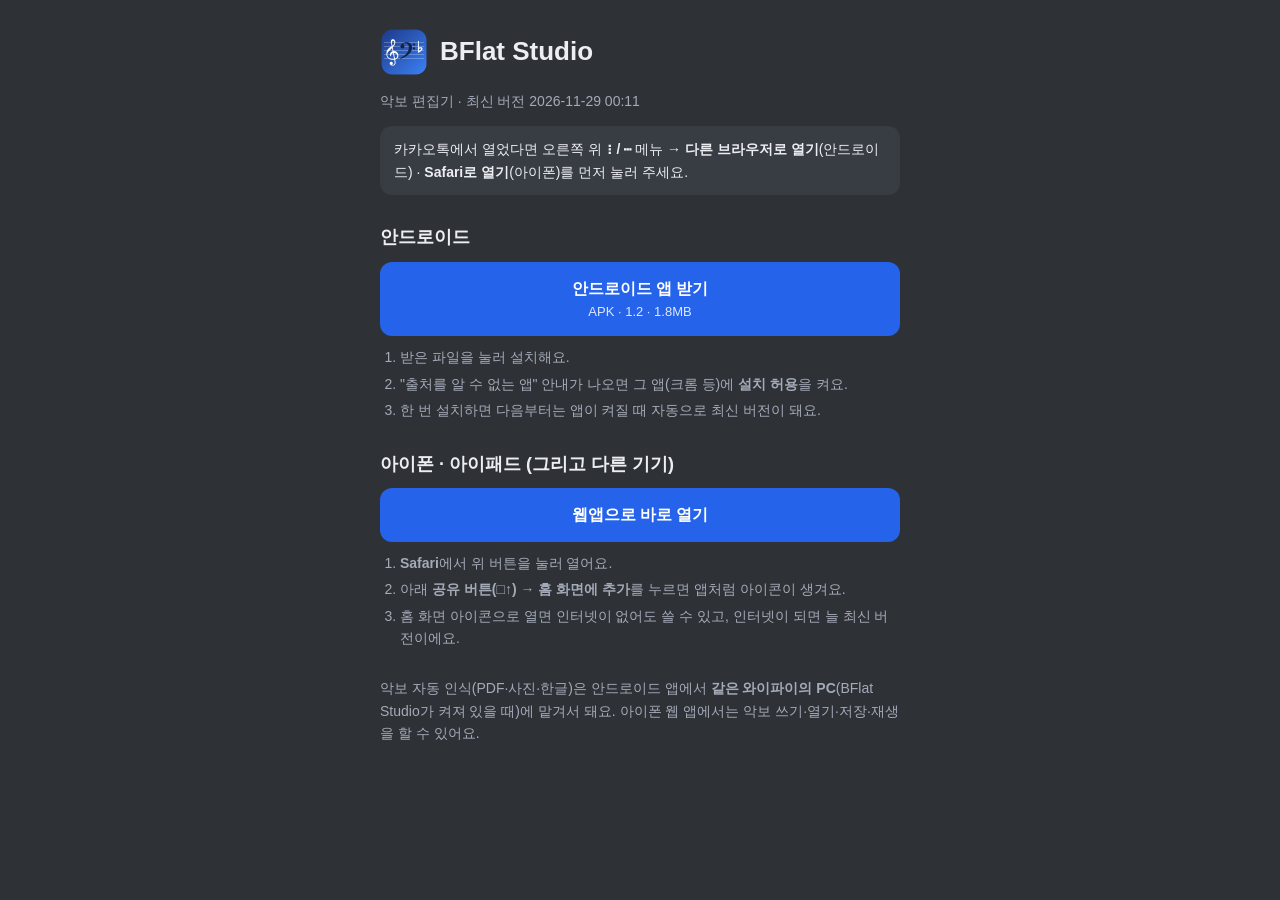
<file: index.html>
<!doctype html>
<html lang="ko"><head><meta charset="utf-8"><meta name="viewport" content="width=device-width, initial-scale=1">
<title>BFlat Studio 받기</title><link rel="icon" href="www/assets/logo.svg"><link rel="apple-touch-icon" href="www/assets/apple-touch-icon.png">
<style>
body{margin:0;font:16px/1.6 -apple-system,'Malgun Gothic','Apple SD Gothic Neo',sans-serif;background:#2e3136;color:#eceef2}
main{max-width:520px;margin:0 auto;padding:28px 18px 40px}
h1{display:flex;align-items:center;gap:12px;font-size:26px;margin:0 0 6px} h1 img{width:48px;height:48px;border-radius:12px}
h2{font-size:18px;margin:28px 0 8px} .muted{color:#a4abb8;font-size:14px}
.btn{display:block;text-align:center;background:#2563eb;color:#fff;text-decoration:none;font-weight:700;padding:14px;border-radius:12px;margin:10px 0}
.btn small{display:block;font-weight:400;opacity:.85;font-size:13px} .btn.alt{background:#3f4550}
ol{padding-left:20px;margin:6px 0} li{margin:4px 0} code{background:#3f4550;padding:1px 6px;border-radius:6px}
.box{background:#383c43;border-radius:12px;padding:12px 14px;margin-top:10px;font-size:14px}
</style></head><body><main>
<h1><img src="www/assets/icon-192.png" alt="">BFlat Studio</h1>
<p class="muted">악보 편집기 · 최신 버전 2026-11-29 00:11</p>
<div class="box">카카오톡에서 열었다면 오른쪽 위 <b>⋮ / ⋯</b> 메뉴 → <b>다른 브라우저로 열기</b>(안드로이드) · <b>Safari로 열기</b>(아이폰)를 먼저 눌러 주세요.</div>
<h2>안드로이드</h2>
<a class="btn" href="BFlatStudio.apk" download>안드로이드 앱 받기 <small>APK · 1.2 · 1.8MB</small></a>
<ol class="muted"><li>받은 파일을 눌러 설치해요.</li><li>"출처를 알 수 없는 앱" 안내가 나오면 그 앱(크롬 등)에 <b>설치 허용</b>을 켜요.</li><li>한 번 설치하면 다음부터는 앱이 켜질 때 자동으로 최신 버전이 돼요.</li></ol>
<h2>아이폰 · 아이패드 (그리고 다른 기기)</h2>
<a class="btn" href="www/index.html">웹앱으로 바로 열기</a>
<ol class="muted"><li><b>Safari</b>에서 위 버튼을 눌러 열어요.</li><li>아래 <b>공유 버튼(□↑)</b> → <b>홈 화면에 추가</b>를 누르면 앱처럼 아이콘이 생겨요.</li><li>홈 화면 아이콘으로 열면 인터넷이 없어도 쓸 수 있고, 인터넷이 되면 늘 최신 버전이에요.</li></ol>
<p class="muted" style="margin-top:28px">악보 자동 인식(PDF·사진·한글)은 안드로이드 앱에서 <b>같은 와이파이의 PC</b>(BFlat Studio가 켜져 있을 때)에 맡겨서 돼요. 아이폰 웹 앱에서는 악보 쓰기·열기·저장·재생을 할 수 있어요.</p>
</main></body></html>
</file>
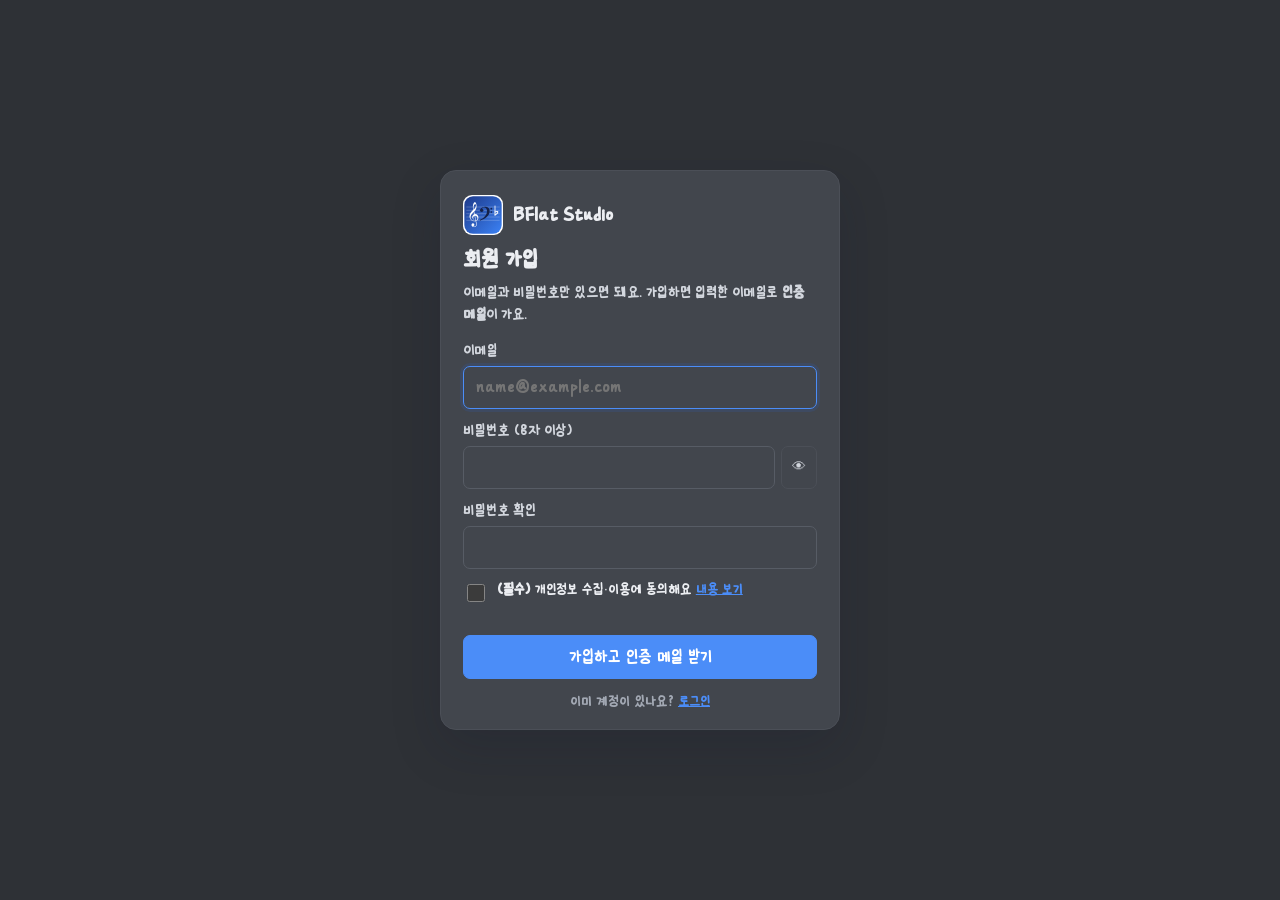
<file: www/index.html>
<!doctype html>
<html lang="ko">
<head>
<meta charset="utf-8">
<meta name="viewport" content="width=device-width, initial-scale=1">
<title>BFlat Studio</title>
<link rel="icon" href="assets/logo.svg" type="image/svg+xml">
<!-- 웹앱 (휴대폰 브라우저에서 "홈 화면에 추가") -->
<link rel="manifest" href="manifest.webmanifest">
<link rel="apple-touch-icon" href="assets/apple-touch-icon.png">
<meta name="apple-mobile-web-app-capable" content="yes">
<meta name="mobile-web-app-capable" content="yes">
<meta name="apple-mobile-web-app-status-bar-style" content="black-translucent">
<meta name="apple-mobile-web-app-title" content="BFlat">
<meta name="theme-color" content="#2e3136">
<link rel="stylesheet" href="css/style.css">
</head>
<body data-mode="note">
<header id="topbar">
  <!-- 상단바: 메뉴 둘(파일 · 도구) + 모드 탭 + 꼭 필요한 버튼만 — 가로로 넘치지 않게 -->
  <button class="btn menu" data-act="menuFile" title="새 악보 · 열기 · 저장 · 내 악보함 · 내보내기 · 인쇄">파일 ▾</button>
  <button class="btn menu" data-act="menuTools" title="곡 정보 · 조옮김 · 계이름 · 악보 인식(PDF·사진·한글) · MIDI">도구 ▾</button>
  <span class="grow"></span>
  <nav id="modes"></nav>
  <span class="grow"></span>
  <button class="btn icon" data-act="undo" title="되돌리기 (Ctrl+Z)">↶</button>
  <button class="btn icon" data-act="redo" title="다시 (Ctrl+Y)">↷</button>
  <button class="btn play" id="btnPlay" data-act="play" title="재생 / 정지 (Space)">▶ 재생</button>
  <button class="btn icon" data-act="rewind" title="처음부터">⏮</button>
  <span class="zoom"><button class="btn icon" data-act="zoomOut" title="축소 (Ctrl+휠)">−</button><span id="zoomLbl">100%</span><button class="btn icon" data-act="zoomIn" title="확대 (Ctrl+휠)">+</button></span>
  <button class="btn icon" data-act="menuHelp" title="사용법 · 단축키">?</button>
  <button class="btn icon" data-act="settings" title="설정 (화면 · 언어 · 소리)">⚙</button>
</header>
<div id="subbar"></div>
<div id="workArea">
  <main id="scroller"><div id="pages"></div></main>
  <aside id="pdfPanel" hidden>
    <div class="pdf-resizer" title="끌어서 폭 조절"></div>
    <div class="pdf-head">
      <span class="pdf-name" id="pdfName" data-notr>PDF</span>
      <span class="grow"></span>
      <button class="btn" data-act="pdfSol" id="btnPdfSol" title="PDF 악보 위에 바로 계이름 적기 (자동 인식 사용)">계이름 넣기</button>
      <button class="btn primary" data-act="pdfOmr" title="PDF 속 음표를 자동으로 읽어 BFlat 악보로 (Audiveris)">자동 인식 → 악보로</button>
      <button class="btn" data-act="pdf" title="다른 PDF 열기">다른 PDF</button>
      <button class="btn icon" data-act="pdfClose" title="원본 닫기 (지우기 · 다시 보려면 파일을 다시 열어야 해요)">🗑</button>
      <button class="btn icon" data-act="pdfHide" title="숨기기 (📄 원본 버튼으로 언제든 다시 보기)">✕</button>
    </div>
    <div class="pdf-solbar" id="pdfSolBar" hidden></div>
    <div class="pdf-body"><iframe id="pdfFrame" title="PDF 악보"></iframe><div id="pdfView" hidden></div><div id="pdfSolView" hidden></div><div class="pdf-busy" id="pdfBusy" hidden><div class="spin"></div><b>악보 인식 중…</b><span>페이지 수에 따라 몇 분 걸릴 수 있어요</span></div></div>
  </aside>
</div>
<footer id="status">
  <span id="stInfo"></span>
  <a href="#" id="stStart" class="green" data-act="rewind" title="재생 시작점 (⏮ = 처음부터)">▶ 처음부터</a>
  <span id="stOrder" class="blue"></span>
  <span class="grow"></span>
  <span id="stSave">자동 저장됨 (이 브라우저)</span>
  <span class="by">BFlat Studio</span>
</footer>
<input type="file" id="fileOpen" hidden accept=".bflat,.json,.musicxml,.xml,.mxl,.pdf,.png,.jpg,.jpeg,.bmp,.gif,.webp,.hwp,.hwpx">
<input type="file" id="fileMidi" hidden accept=".mid,.midi">
<input type="file" id="filePdf" hidden accept=".pdf,application/pdf,.png,.jpg,.jpeg,.bmp,.gif,.webp,image/*,.hwp,.hwpx">
<!-- 터치 화면(휴대폰·태블릿)용 키 패드: 키보드 없이 음높이·이동·지우기 -->
<div id="touchPad" hidden>
  <button class="tp-hide" data-tp="hide" title="패드 숨기기 (아래 악보 보기)">숨기기 ▾</button>
  <button data-key="ArrowUp" title="음 높이 올리기">▲</button><button data-key="ArrowDown" title="음 높이 내리기">▼</button>
  <button data-key="ArrowLeft" title="이전 음표">◀</button><button data-key="ArrowRight" title="다음 음표">▶</button>
  <button data-key="." title="점 붙이기">•</button><button data-key="0" title="쉼표로 바꾸기">𝄽</button>
  <button data-key="Delete" title="지우기">⌫</button><button data-key="Escape" title="고르기 끝">✕</button>
</div>
<button id="touchPadShow" hidden title="음표 패드 보이기">▲▼ 패드</button>
<!-- 숨긴 원본(PDF·사진) 다시 보기 — 원본은 숨겨도 남아 있어요 -->
<button id="pdfShow" data-act="pdfShow" hidden title="원본 악보(PDF·사진) 다시 보기">📄 원본</button>
<div id="modalRoot"></div>
<div id="popRoot"></div>
<div id="toast"></div>
<script src="js/vendor/pdf.min.js"></script>
<script src="js/i18n.js"></script>
<script src="js/model.js"></script>
<script src="js/render.js"></script>
<script src="js/audio.js"></script>
<script src="js/io.js"></script>
<script src="js/docimport.js"></script>
<script src="js/app.js"></script>
<script src="js/auth-config.js"></script>
<script src="js/auth.js"></script>
<script src="js/cloud.js"></script>
</body>
</html>
</file>
<file: www/css/style.css>
@font-face { font-family: 'Yeeun'; src: url('../fonts/Griun_Yeeun-Rg.ttf') format('truetype'); font-display: swap; }
:root {
  --ui: 'Yeeun', 'Malgun Gothic', sans-serif;
  --blue: #2563eb; --blue-d: #1d4ed8; --blue-l: #eff6ff; --ink: #1f2937; --muted: #6b7280;
  --line: #dfe3ea; --bg: #e7ebf1; --bar: #fff; --sub: #f7f8fa; --green: #16a34a; --red: #dc2626;
  --card: #fff; --hover: #f3f6fb; --seg: #f1f3f7; --seg-hover: rgba(255,255,255,.6); --line2: #d3d9e3; --ink2: #444;
  color-scheme: light;
}
/* 다크 모드 */
:root[data-theme="dark"] {
  --blue: #4b8df8; --blue-d: #a5c2f7; --blue-l: #34415a; --ink: #eceef2; --muted: #a3a9b4;
  --line: #4b4f57; --bg: #2e3136; --bar: #383b41; --sub: #33363c; --green: #34d07a; --red: #f88a8a;
  --card: #42464d; --hover: #4c5058; --seg: #2c2f34; --seg-hover: rgba(255,255,255,.07); --line2: #575c65; --ink2: #d3d7de;
  color-scheme: dark;
}
:root[data-theme="dark"] .btn.good { background: #2f4a3a; border-color: #4c8a64; color: #7ee2a5; }
:root[data-theme="dark"] .btn.warn { background: #533838; border-color: #9a5555; color: #ffb4b4; }
:root[data-theme="dark"] .btn.chk-empty { background: #2f4357; border-color: #4f7aa3; color: #9fd0f7; }
:root[data-theme="dark"] .btn.on, :root[data-theme="dark"] .chip.on, :root[data-theme="dark"] .cp-kind button.on { border-color: #6e8fd0; }
:root[data-theme="dark"] .page { box-shadow: 0 2px 14px rgba(0,0,0,.35); }
:root[data-theme="dark"] .modal-back { background: rgba(0,0,0,.4); }
:root[data-theme="dark"] .pill.blue { background: #2f4357; color: #9fd0f7; }
:root[data-theme="dark"] .pill.red { background: #533838; color: #ffb4b4; }
:root[data-theme="dark"] #toast { background: #eceef2; color: #2e3136; }
/* 악보 종이: 어두운 종이 = 악보를 반전해 밝은 글씨로 */
body.paper-dark .page svg { filter: invert(1) hue-rotate(180deg); }
* { box-sizing: border-box; }
html, body { margin: 0; height: 100%; }
body { font-family: var(--ui); color: var(--ink); background: var(--bg); display: flex; flex-direction: column; overflow: hidden; font-size: 15px; user-select: none; }
button, select, input { font-family: inherit; font-size: inherit; color: inherit; }

/* 위 막대 */
/* 상단바: 한 줄 · 가로 스크롤 없음 (좁아지면 모드 탭의 F키 표시부터 숨겨요) */
#topbar { display: flex; align-items: center; gap: 4px; padding: 6px 10px; background: var(--bar); border-bottom: 1px solid var(--line); flex-wrap: nowrap; overflow: hidden; min-height: 46px; }
#topbar > * { flex-shrink: 0; }
#topbar .btn.menu { font-weight: 600; padding-left: 12px; padding-right: 10px; }
#topbar .zoom { display: inline-flex; align-items: center; gap: 2px; }
.pop-item kbd { margin-left: auto; padding-left: 18px; font: 12px 'Segoe UI', sans-serif; color: var(--muted); }
.pop-item { display: flex; align-items: center; }
@media (max-width: 1180px) { #modes button small { display: none; } #modes button { padding: 5px 8px; } }
@media (max-width: 980px) { #topbar .zoom { display: none; } #btnPlay { padding-left: 10px; padding-right: 10px; } }
.btn { background: var(--card); border: 1px solid var(--line); border-radius: 7px; padding: 5px 11px; cursor: pointer; white-space: nowrap; line-height: 1.25; transition: background .1s, border-color .1s; }
.btn:hover:not(:disabled) { background: var(--hover); border-color: #c9d3e2; }
.btn:disabled { opacity: .45; cursor: default; }
.btn.icon { padding: 5px 9px; min-width: 32px; }
.btn.primary { background: var(--blue); border-color: var(--blue); color: #fff; }
.btn.primary:hover { background: var(--blue-d); }
.btn.outline { border-color: var(--blue); color: var(--blue); }
.btn.on { background: var(--blue-l); border-color: #93b4f5; color: var(--blue-d); }
.btn.play { font-weight: 700; padding: 5px 16px; }
.btn.good { border-color: #9fdcb6; color: #15803d; background: #f0fdf4; }
.btn.warn { border-color: #f5b1b1; color: var(--red); background: #fef2f2; }
.btn.chk-empty { border-color: #a8d0f0; color: #1d6fb8; background: #f0f8ff; }
select.btn { padding: 5px 8px; }
.grow { flex: 1; }
#zoomLbl { min-width: 44px; text-align: center; color: var(--muted); font-size: 14px; }
#modes { display: flex; background: var(--seg); border-radius: 9px; padding: 3px; margin: 0 6px; gap: 2px; }
#modes button { border: 0; background: transparent; padding: 5px 10px; border-radius: 7px; cursor: pointer; white-space: nowrap; }
#modes button small { font-size: 10px; color: var(--muted); margin-right: 2px; font-family: 'Segoe UI', sans-serif; }
#modes button.on { background: var(--card); color: var(--blue); box-shadow: 0 1px 3px rgba(0,0,0,.08); }
#modes button.on small { color: var(--blue); }
#modes button:hover:not(.on) { background: var(--seg-hover); }

/* 아래 막대 */
#subbar { display: flex; align-items: center; gap: 6px; padding: 7px 10px; background: var(--sub); border-bottom: 1px solid var(--line); min-height: 48px; flex-wrap: wrap; }
.hint { font-size: 12.5px; color: var(--muted); max-width: 360px; line-height: 1.35; }
.hint.one { max-width: none; }
.hint.narrow { max-width: 310px; }
/* 음표 탭: 버튼 두 줄 (위 = 음표 입력 · 아래 = 셈여림·글자·쉼표 채우기·편집) */
.sub-rows { flex: 1; min-width: 0; display: flex; flex-direction: column; gap: 5px; }
.sub-row { display: flex; align-items: center; gap: 6px; flex-wrap: wrap; }
.sep { width: 1px; height: 24px; background: var(--line); margin: 0 3px; }
.seg { display: flex; gap: 2px; }
.seg .btn { border-radius: 6px; }
.mus, .btn.mus { font-family: 'Segoe UI Symbol', 'Noto Music', serif; }
.btn.mus { font-size: 18px; padding: 1px 8px; min-width: 32px; line-height: 1.4; }
.btn.mus.rest { font-size: 17px; }
.btn.hp svg { display: block; margin: 0 auto; }
body:not(.touch) .touch-only { display: none !important; }
.btn.art { min-width: 34px; font-family: 'Segoe UI Symbol', 'Segoe UI', serif; font-weight: 700; }
.mini { font-size: 13px; color: var(--muted); display: inline-flex; align-items: center; gap: 4px; }
.mini input { width: 46px; padding: 3px 5px; border: 1px solid var(--line); border-radius: 6px; }

/* 작업 영역: 악보 + (있으면) PDF 옆 창 */
#workArea { flex: 1; display: flex; min-height: 0; }
#pdfPanel { position: relative; width: var(--pdfw, 44%); min-width: 260px; max-width: 75%; display: flex; flex-direction: column; background: var(--sub); border-left: 1px solid var(--line); }
#pdfPanel[hidden] { display: none; }
.pdf-resizer { position: absolute; left: -4px; top: 0; bottom: 0; width: 8px; cursor: col-resize; z-index: 5; }
.pdf-resizer:hover, .pdf-resizer.drag { background: rgba(37,99,235,.25); }
.pdf-head { display: flex; align-items: center; gap: 6px; padding: 6px 8px; border-bottom: 1px solid var(--line); background: var(--bar); }
.pdf-name { font-weight: 700; overflow: hidden; text-overflow: ellipsis; white-space: nowrap; max-width: 40%; }
.pdf-body { flex: 1; position: relative; min-height: 0; }
.pdf-body iframe { width: 100%; height: 100%; border: 0; background: #fff; }
.pdf-busy { position: absolute; inset: 0; background: rgba(15,23,42,.55); color: #fff; display: flex; flex-direction: column; align-items: center; justify-content: center; gap: 8px; font-size: 15px; }
.pdf-busy[hidden] { display: none; }
.spin { width: 38px; height: 38px; border: 4px solid rgba(255,255,255,.3); border-top-color: #fff; border-radius: 50%; animation: spin 1s linear infinite; }
@keyframes spin { to { transform: rotate(360deg); } }
body.dragging-pdf iframe { pointer-events: none; }
/* PDF만 보기 (첫 화면에서 PDF를 연 경우) */
body.pdf-only #scroller, body.pdf-only #subbar { display: none; }
body.pdf-only #pdfPanel { width: 100%; max-width: none; border-left: 0; }
body.pdf-only .pdf-resizer { display: none; }
/* PDF 위 계이름 */
.pdf-solbar { display: flex; align-items: center; gap: 6px; flex-wrap: wrap; padding: 6px 8px; border-bottom: 1px solid var(--line); background: var(--sub); font-size: 13px; }
.pdf-solbar[hidden] { display: none; }
.pdf-solbar .chip.on { background: var(--blue-l); border-color: #93b4f5; color: var(--blue-d); }
#pdfSolView { position: absolute; inset: 0; overflow: auto; background: #e9edf3; padding: 12px; }
#pdfSolView[hidden] { display: none; }
/* 휴대폰 등 PDF 보기 기능이 없는 브라우저: pdf.js 로 쪽마다 그려서 */
#pdfView { position: absolute; inset: 0; overflow: auto; -webkit-overflow-scrolling: touch; background: #e9edf3; padding: 8px; display: flex; flex-direction: column; align-items: center; gap: 8px; }
#pdfView[hidden] { display: none; }
#pdfView canvas { width: 100%; max-width: 1100px; height: auto; background: #fff; box-shadow: 0 1px 4px rgba(0,0,0,.25); }
#pdfView .pv-msg { color: #555; font-size: 14px; padding: 24px 8px; text-align: center; }
body.no-omr #pdfPanel [data-act="pdfOmr"], body.no-omr #pdfPanel [data-act="pdfSol"] { display: none; }
.sol-page { position: relative; margin: 0 auto 14px; background: #fff; box-shadow: 0 2px 10px rgba(0,0,0,.15); }
.sol-page canvas { display: block; width: 100%; height: auto; }
.sol-page svg { position: absolute; inset: 0; width: 100%; height: 100%; pointer-events: none; }
.sol-page text { paint-order: stroke; stroke: #fff; stroke-linejoin: round; }

/* 악보 */
#scroller { flex: 1; overflow: auto; position: relative; padding: 20px 0 60px; }
#pages { display: flex; flex-direction: column; align-items: center; gap: 24px; min-width: min-content; padding: 0 20px; }
.page { background: var(--paper, #fff); box-shadow: 0 2px 10px rgba(30,41,59,.12); position: relative; flex: none; }
.page svg { display: block; }
.note.playing * { fill: var(--green) !important; stroke: var(--green) !important; }
.note.playing ellipse[fill="#fff"] { fill: #fff !important; }
.play-cursor { position: absolute; width: 3px; background: rgba(22,163,74,.75); border-radius: 2px; pointer-events: none; box-shadow: 0 0 6px rgba(22,163,74,.5); }
.ovl { position: absolute; pointer-events: none; display: none; }
.ovl.rubber { border: 1.5px dashed var(--blue); background: rgba(37,99,235,.07); }
.ovl.dropHint { background: rgba(37,99,235,.15); border: 2px solid var(--blue); border-radius: 4px; }
body.writing #pages .page { cursor: crosshair; }

/* 입력칸 */
.editor { position: absolute; z-index: 20; background: var(--card); border: 1.5px solid var(--blue); border-radius: 8px; padding: 4px 6px 6px; box-shadow: 0 6px 18px rgba(30,64,175,.18); }
.ed-label { font-size: 11.5px; color: var(--blue); margin-bottom: 3px; white-space: nowrap; }
.editor input { border: 1px solid var(--line); border-radius: 5px; padding: 4px 6px; outline: none; font-size: 15px; width: 100%; }
.chord-ed input { width: 110px; font-weight: 700; }
.ed-row { display: flex; gap: 3px; align-items: center; }
.ed-nav { border: 1px solid var(--line); background: var(--sub); border-radius: 5px; cursor: pointer; padding: 3px 5px; font-size: 11px; }
.lyric-ed { min-width: 180px; }
.lyric-ed .ed-row input { flex: 1; min-width: 0; }
.lyric-ed .lyr-merge { position: absolute; z-index: 2; white-space: nowrap; font-size: 12px; font-weight: 600; padding: 2px 8px; border: 1px solid var(--blue); border-radius: 999px; background: var(--blue); color: #fff; cursor: pointer; box-shadow: 0 2px 6px rgba(30,64,175,.25); }
.lyric-ed .lyr-merge[hidden] { display: none; }
.ed-ok { border: 1px solid var(--blue); background: var(--blue); color: #fff; border-radius: 5px; cursor: pointer; padding: 4px 9px; font-size: 12.5px; font-weight: 700; white-space: nowrap; }
.ed-keys { display: flex; gap: 3px; margin-top: 4px; }
.ed-key { flex: 1; min-width: 22px; border: 1px solid var(--line); background: var(--sub); color: var(--ink); border-radius: 4px; cursor: pointer; padding: 2px 4px; font-size: 11.5px; font-weight: 700; line-height: 1.3; }
.ed-key:hover, .ed-nav:hover { border-color: var(--blue); color: var(--blue); }
/* 음표 모드: 마디 오른쪽 위 작은 개수 버튼 */
.count-btn { position: absolute; z-index: 15; height: 17px; min-width: 24px; padding: 0 4px; border: 1px solid var(--blue); border-radius: 9px; background: var(--card); color: var(--blue); font-size: 10.5px; font-weight: 700; line-height: 15px; cursor: pointer; opacity: .85; box-shadow: 0 1px 3px rgba(30,64,175,.18); }
.count-btn:hover { opacity: 1; background: var(--blue); color: #fff; }
body.touch .count-btn { height: 24px; min-width: 32px; line-height: 22px; font-size: 12px; border-radius: 12px; margin-top: -6px; margin-left: -6px; }
body.touch .ed-key { min-width: 30px; padding: 5px 4px; font-size: 13px; }
body.touch .ed-ok { padding: 7px 12px; font-size: 14px; }

/* 팝업 메뉴 */
.pop { position: fixed; z-index: 50; background: var(--card); border: 1px solid var(--line); border-radius: 10px; box-shadow: 0 10px 30px rgba(15,23,42,.18); padding: 6px; min-width: 200px; max-height: 80vh; overflow: auto; }
.pop-title { font-size: 12px; color: var(--muted); padding: 3px 8px 6px; }
.pop-item { display: flex; align-items: center; gap: 10px; width: 100%; text-align: left; border: 0; background: transparent; padding: 6px 10px; border-radius: 6px; cursor: pointer; }
.pop-item:hover { background: var(--blue-l); }
.pop-item.on { color: var(--blue); font-weight: 700; }
.pop-item.on::after { content: '✓'; margin-left: auto; }
.pop-sep { height: 1px; background: var(--line); margin: 4px 6px; }
.pop .muted { font-size: 12px; }
.count-pop { display: grid; grid-template-columns: 1fr 1fr; min-width: 300px; }
.count-pop .pop-title, .count-pop .pop-sep, .count-pop .pop-item[data-v="clear"] { grid-column: 1 / -1; }
.count-pop .pop-item b { font-size: 17px; min-width: 18px; }
.prev { color: var(--muted); font-size: 15px; letter-spacing: 1px; }
/* 마디 개수 정하기 창 */
.count-pop2 { width: 300px; padding: 12px 12px 14px; min-width: 0; }
.cp-title { font-size: 13px; color: var(--muted); margin: 0 2px 8px; }
.cp-kind { display: grid; grid-template-columns: 1fr 1fr; gap: 6px; margin-bottom: 10px; }
.cp-kind button { display: flex; align-items: center; justify-content: center; gap: 7px; padding: 7px 6px; border: 1px solid var(--line); border-radius: 8px; background: var(--card); cursor: pointer; font-size: 15px; }
.cp-kind button.on { background: var(--blue-l); border-color: #93b4f5; color: var(--blue-d); font-weight: 700; }
.cp-head { width: 13px; height: 9px; border-radius: 50%; background: #8a4b1d; transform: rotate(-22deg); display: inline-block; }
.cp-kind button.on .cp-head { background: var(--blue-d); }
.cp-dot { width: 6px; height: 6px; border-radius: 50%; background: var(--ink); display: inline-block; }
.cp-grid { display: grid; grid-template-columns: repeat(8, 1fr); gap: 5px; margin-bottom: 12px; }
.cp-grid button { aspect-ratio: 1; border: 1px solid var(--line); border-radius: 7px; background: var(--card); cursor: pointer; font-size: 14px; padding: 0; }
.cp-grid button:hover:not(:disabled) { background: var(--blue-l); border-color: #93b4f5; }
.cp-grid button.cur { border-color: var(--blue); color: var(--blue); font-weight: 700; }
.cp-grid button:disabled { opacity: .35; cursor: default; }
.count-pop2 .kfocus { outline: 2.5px solid var(--blue); outline-offset: 1px; position: relative; z-index: 1; }
.cp-grid button.kfocus { background: var(--blue-l); }
.cp-row { display: flex; align-items: center; gap: 8px; margin-top: 8px; }
.cp-fill { flex: 1; padding: 7px; border: 1px solid #93b4f5; border-radius: 8px; background: var(--card); color: var(--blue-d); font-weight: 700; cursor: pointer; }
.cp-fill:hover { background: var(--blue-l); }
.cp-note { color: var(--muted); font-size: 13px; white-space: nowrap; }
.cp-fill:disabled { opacity: .4; cursor: default; }
.hint .lock { color: var(--blue-d); font-weight: 700; }
#modes button[data-mode="harm"].on { background: var(--blue); color: #fff; }
#modes button[data-mode="harm"].on small { color: #dbe7ff; }
.cp-h { color: var(--blue); }
.cp-hint { font-size: 12.5px; color: var(--muted); margin: -2px 2px 10px; line-height: 1.4; }
.count-pop2.harmony { border-color: #93b4f5; }

/* 대화상자 */
.modal-back { position: fixed; inset: 0; background: rgba(15,23,42,.35); z-index: 100; display: flex; align-items: center; justify-content: center; padding: 16px; }
.modal { background: var(--card); border-radius: 14px; padding: 22px 24px 18px; width: 560px; max-width: 100%; max-height: 90vh; overflow: auto; box-shadow: 0 20px 50px rgba(15,23,42,.3); user-select: text; }
.modal.wide { width: 860px; }
.modal h2 { margin: 0 0 14px; font-size: 22px; }
.modal h3 { margin: 16px 0 6px; font-size: 17px; color: var(--blue-d); }
.fld { display: flex; flex-direction: column; gap: 5px; font-size: 14px; color: var(--ink2); margin-bottom: 12px; flex: 1; }
.inp { border: 1px solid var(--line2); border-radius: 7px; padding: 8px 10px; background: var(--card); outline: none; width: 100%; }
.inp:focus { border-color: var(--blue); box-shadow: 0 0 0 3px rgba(37,99,235,.12); }
.inp.wide { margin: 4px 0 8px; }
.row2, .row3, .row4 { display: flex; gap: 12px; }
.tsig { display: flex; align-items: center; gap: 6px; }
.tsig .inp { width: 70px; }
.chips { display: flex; gap: 6px; margin: -2px 0 14px; flex-wrap: wrap; }
.chip { border: 1px solid var(--line2); background: var(--card); border-radius: 99px; padding: 3px 11px; cursor: pointer; font-size: 13px; }
.chip.on { background: var(--blue-l); border-color: #93b4f5; color: var(--blue-d); }
.warn { color: #c2410c; font-size: 14px; margin: 4px 0; }
.muted { color: var(--muted); font-size: 14px; }
.muted a { color: var(--blue); font-weight: 700; text-decoration: none; }
.chk { display: flex; align-items: center; gap: 8px; margin: 6px 0 14px; font-size: 14px; }
.modal-btns { display: flex; justify-content: flex-end; flex-wrap: wrap; gap: 8px; margin-top: 14px; }
.sc table { width: 100%; border-collapse: collapse; font-size: 13.5px; }
.sc th { text-align: left; width: 36%; padding: 5px 8px; background: var(--sub); border-bottom: 1px solid var(--line); font-weight: 400; color: var(--ink2); vertical-align: top; }
.sc td { padding: 5px 8px; border-bottom: 1px solid var(--line); color: var(--ink2); }
.help p { margin: 4px 0 8px; line-height: 1.55; font-size: 14.5px; }
.pill { padding: 1px 7px; border-radius: 5px; }
.pill.blue { background: #e6f3fb; color: #1d6fb8; }
.pill.red { background: #fde6e6; color: var(--red); }

/* 상태줄 */
#status { display: flex; align-items: center; gap: 16px; padding: 5px 12px; background: var(--card); border-top: 1px solid var(--line); font-size: 13px; color: var(--ink2); }
#status a { text-decoration: none; }
.green { color: var(--green); }
.blue { color: var(--blue); }
#status .by { color: #60a5fa; }

.muted.small { font-size: 12px; font-weight: 400; }

/* 악보 종류 고르기 */
.type-modal { width: 640px; }
.type-card.wide { grid-column: span 2; display: grid; grid-template-columns: auto 1fr; grid-template-rows: auto auto; column-gap: 22px; align-items: center; justify-content: center; }
.type-card.wide svg { grid-row: 1 / span 2; margin-bottom: 0; }
.type-card.wide b { align-self: end; text-align: left; }
.type-card.wide span { align-self: start; text-align: left; }
/* 새 악보: 박자 줄 오른쪽 스윙 */
.ts-row { align-items: center; }
.swing-chip { margin-left: auto; display: inline-flex; align-items: center; gap: 4px; border: 1px solid var(--line2); border-radius: 99px; padding: 1px 12px 1px 8px; cursor: pointer; font-size: 13px; background: var(--card); }
.swing-chip:has(input:checked) { background: var(--blue-l); border-color: #93b4f5; color: var(--blue-d); }
.swing-chip svg { color: currentColor; }
/* 악보용 스윙 그림은 검정(#111) — 창 안에서는 글자색(어두운 테마 = 흰색)으로 */
.swing-chip svg [fill="#111"] { fill: currentColor; }
.swing-chip svg [stroke="#111"] { stroke: currentColor; }
/* 내 악보함 */
.lib-modal { width: 620px; }
.lib-usage { display: flex; align-items: center; gap: 10px; margin: -4px 0 12px; font-size: 13px; color: var(--muted); }
.lib-bar { flex: 1; height: 8px; border-radius: 99px; background: var(--seg); overflow: hidden; }
.lib-bar i { display: block; height: 100%; background: var(--blue); border-radius: 99px; }
.lib-actions { display: flex; gap: 8px; margin-bottom: 12px; }
.lib-list { display: flex; flex-direction: column; gap: 6px; max-height: 52vh; overflow-y: auto; margin-bottom: 10px; }
.lib-item { display: flex; align-items: center; gap: 6px; padding: 8px 10px; border: 1px solid var(--line2); border-radius: 10px; background: var(--card); }
.lib-item.cur { border-color: var(--blue); }
.lib-main { flex: 1; min-width: 0; display: flex; flex-direction: column; gap: 2px; }
.lib-main b { white-space: nowrap; overflow: hidden; text-overflow: ellipsis; }
/* 내 악보함 목록 (가나다 묶음) */
.lc-modal { width: 680px; position: relative; display: flex; flex-direction: column; }
.lc-top { display: flex; gap: 8px; align-items: stretch; margin-bottom: 8px; }
.lc-search { flex: 1; display: flex; align-items: center; gap: 8px; background: var(--seg); border: 1px solid var(--line2); border-radius: 10px; padding: 0 12px; color: var(--muted); min-width: 0; }
.lc-search input { flex: 1; min-width: 0; border: 0; outline: 0; background: transparent; padding: 9px 0; font-size: 14.5px; color: var(--ink); }
.lc-search:focus-within { border-color: var(--blue); }
.lc-modal .lib-cloud { margin: 0 0 6px; }
.lc-wrap { display: flex; gap: 8px; min-height: 0; }
.lc-idx { flex: none; display: flex; flex-direction: column; gap: 1px; padding-top: 2px; font-size: 12px; color: var(--muted); user-select: none; }
.lc-idx span { width: 24px; height: 20px; display: flex; align-items: center; justify-content: center; border-radius: 6px; cursor: pointer; }
.lc-idx span:hover:not(.off) { background: var(--seg); color: var(--ink); }
.lc-idx span.on { background: var(--blue); color: #fff; font-weight: 700; }
.lc-idx span.off { opacity: .3; cursor: default; }
.lc-list { flex: 1; min-width: 0; max-height: 52vh; overflow-y: auto; position: relative; padding-right: 2px; }
.lc-h { font-size: 13px; font-weight: 700; color: var(--blue); padding: 10px 4px 4px; border-bottom: 1px solid var(--line2); position: sticky; top: 0; background: var(--card); z-index: 1; }
.lc-row { display: flex; align-items: center; gap: 10px; padding: 8px 6px; border-radius: 8px; cursor: pointer; flex-wrap: wrap; }
.lc-row:hover { background: var(--hover); }
.lc-row.cur { background: var(--blue-l); }
.lc-row b { flex: 1; min-width: 0; font-size: 15.5px; white-space: nowrap; overflow: hidden; text-overflow: ellipsis; }
.lc-row .who { font-size: 12.5px; color: var(--blue-d); background: rgba(75,141,248,.14); border-radius: 99px; padding: 2px 9px; white-space: nowrap; max-width: 34%; overflow: hidden; text-overflow: ellipsis; }
:root:not([data-theme="dark"]) .lc-row .who { color: var(--blue); background: var(--blue-l); }
:root[data-theme="dark"] .lc-row .who { color: #9fc0ff; }
.lc-row .n, .lc-row .d { font-size: 12px; color: var(--muted); white-space: nowrap; text-align: right; }
.lc-row .n { width: 46px; }
.lc-row .d { width: 66px; }
.lc-row .lc-more { min-width: 30px; height: 30px; padding: 0; border-color: transparent; background: transparent; color: var(--muted); }
.lc-row .lc-more:hover { background: var(--seg); color: var(--ink); }
.lc-note { width: 100%; font-size: 11.5px; color: var(--muted); padding-left: 2px; }
.lc-empty { padding: 24px 8px; text-align: center; }
.lc-foot { display: flex; align-items: center; gap: 8px; margin-top: 12px; flex-wrap: wrap; }
.lc-foot .lib-bar { flex: 0 0 140px; height: 6px; }
.lc-menu { position: absolute; z-index: 5; background: var(--card); border: 1px solid var(--line2); border-radius: 10px; box-shadow: 0 10px 30px rgba(0,0,0,.3); padding: 5px; display: flex; flex-direction: column; min-width: 150px; }
.lc-menu button { border: 0; background: transparent; text-align: left; padding: 8px 10px; border-radius: 7px; cursor: pointer; font-size: 14px; }
.lc-menu button:hover { background: var(--blue-l); }
.lc-menu button.red { color: var(--red); }
body.touch .lc-row { padding: 10px 6px; }
body.touch .lc-idx span { height: 24px; }
/* 휴대폰 세로: 검색 칸은 한 줄 전체 · 곡목은 윗줄 전체, 작곡가·마디·날짜·⋯ 는 아랫줄 */
@media (max-width: 560px) {
  .lc-modal { padding: 16px 12px 12px; }
  .lc-top { flex-wrap: wrap; }
  .lc-search { flex: 1 1 100%; }
  .lc-top .btn { flex: 1 1 auto; }
  .lc-row { gap: 4px 8px; padding: 9px 4px; }
  .lc-row b { flex: 1 1 100%; white-space: normal; line-height: 1.3; }
  .lc-row .who { max-width: 55%; }
  .lc-row .n { width: auto; margin-left: auto; }
  .lc-row .d { width: auto; }
  .lc-list { max-height: 58vh; }
  .lc-foot .lib-bar { flex-basis: 90px; }
}
/* 악보 합치기 · 순서 바꾸기 */
.merge-modal { width: 600px; }
.mg-list { list-style: none; margin: 0 0 10px; padding: 0; display: flex; flex-direction: column; gap: 6px; max-height: 40vh; overflow-y: auto; }
.mg-item { display: flex; align-items: center; gap: 6px; padding: 8px 10px; border: 1px solid var(--line2); border-radius: 10px; background: var(--card); }
.mg-no { flex: none; width: 26px; height: 26px; border-radius: 50%; background: var(--blue); color: #fff; font-weight: 700; display: flex; align-items: center; justify-content: center; font-size: 13px; }
.mg-main { flex: 1; min-width: 0; display: flex; flex-direction: column; gap: 2px; }
.mg-main b { white-space: nowrap; overflow: hidden; text-overflow: ellipsis; }
.mg-empty { padding: 14px; text-align: center; border: 1px dashed var(--line2); border-radius: 10px; }
.mg-add { display: flex; flex-wrap: wrap; align-items: center; gap: 6px; margin-bottom: 10px; }
.mg-add .btn[hidden] { display: none; }
.mg-lib { border: 1px solid var(--line2); border-radius: 10px; padding: 6px; margin-bottom: 12px; max-height: 30vh; overflow-y: auto; display: flex; flex-direction: column; gap: 4px; }
.mg-lib[hidden] { display: none; }
.mg-lib-row { display: flex; align-items: center; gap: 8px; padding: 4px 6px; border-radius: 8px; }
.mg-lib-row:hover { background: var(--seg); }
.mg-lib-row > span:first-child { flex: 1; min-width: 0; overflow: hidden; text-overflow: ellipsis; white-space: nowrap; }
/* 휴지통 */
.trash-modal { width: 600px; }
.lib-item.trashed { opacity: .92; }
.lib-item .days { font-size: 12px; color: var(--red, #dc2626); white-space: nowrap; }
/* 설정: 휴대폰 앱 업데이트 */
.pub-steps { margin: 0 0 12px; padding-left: 20px; line-height: 1.7; }
.pub-steps a, [data-link] { color: var(--blue); }
/* 휴대폰 → PC 자동 인식 연결 */
.pl-box { border: 1px solid var(--line, #d5dbe3); border-radius: 10px; padding: 10px 12px; margin-bottom: 6px; }
.pl-box .chk { margin: 4px 0 6px; }
.pl-code { display: flex; align-items: center; gap: 10px; font-size: 14px; margin: 2px 0 4px; }
.pl-code b { font-size: 24px; letter-spacing: 3px; font-variant-numeric: tabular-nums; }
.pc-found { display: flex; flex-direction: column; gap: 6px; margin: 4px 0 10px; }
.pc-item { justify-content: flex-start; gap: 8px; text-align: left; }
.pc-item.on { border-color: var(--blue); box-shadow: 0 0 0 2px color-mix(in srgb, var(--blue) 30%, transparent); }
#pcCode { letter-spacing: 3px; font-variant-numeric: tabular-nums; }
.pub-status { display: flex; flex-direction: column; gap: 3px; margin: 6px 0 8px; word-break: break-all; }
/* 설정: 언어 */
.lang-sw { font-size: 18px; font-weight: 700; }
/* 앙상블 편성 창 */
.ens-modal { width: 700px; }
.ens-size .chip { padding: 5px 14px; font-size: 14px; }
.ens-list { display: flex; flex-direction: column; gap: 8px; margin: 4px 0 12px; }
.ens-row { display: flex; align-items: center; gap: 8px; }
.ens-no { width: 22px; height: 22px; border-radius: 50%; background: var(--blue-l); color: var(--blue-d); display: inline-flex; align-items: center; justify-content: center; font-size: 12px; font-weight: 700; flex: none; }
.ens-row .ens-name { flex: 1; min-width: 0; }
.ens-clefs { flex-wrap: nowrap; gap: 4px; align-items: center; }
.ens-clefs .chip { white-space: nowrap; display: inline-flex; align-items: center; gap: 3px; }
.ens-clefs .chip .mus { font-size: 17px; line-height: 1; }
.ens-cline { width: 150px; padding: 4px 6px; font-size: 13px; }
.ens-cline[hidden] { display: none; }
.ens-sum { display: flex; flex-wrap: wrap; gap: 6px 14px; margin: -2px 0 12px; font-size: 14px; }
.ens-sum b { color: var(--blue); margin-right: 2px; }
.ens-sum small { color: var(--muted); }
.type-grid { display: grid; grid-template-columns: 1fr 1fr; gap: 12px; }
.type-card { display: flex; flex-direction: column; align-items: center; gap: 4px; padding: 14px 10px 12px; border: 1.5px solid var(--line2); border-radius: 12px; background: var(--card); color: var(--ink); cursor: pointer; transition: border-color .1s, box-shadow .1s; }
.type-card:hover, .type-card:focus { border-color: var(--blue); box-shadow: 0 0 0 3px rgba(37,99,235,.12); outline: none; }
.type-card svg { color: var(--ink); margin-bottom: 4px; }
.type-card b { font-size: 17px; }
.type-card span { font-size: 13px; color: var(--muted); }
.type-card.cur { border-color: var(--blue); box-shadow: 0 0 0 3px rgba(37,99,235,.15); }
.type-card b small { font-size: 12px; color: var(--blue); font-weight: 400; }
.warn-tag { color: #c2410c !important; background: #fff1e6 !important; }
.btn.primary.danger { background: #c2410c; border-color: #c2410c; }
.sol-list { display: flex; flex-direction: column; gap: 6px; }
.sol-row { display: flex; align-items: center; gap: 10px; padding: 8px 12px; border: 1.5px solid var(--line2); border-radius: 10px; cursor: pointer; background: var(--card); }
.sol-row:has(input:checked) { border-color: var(--blue); background: var(--blue-l); }
.sol-row input { width: 18px; height: 18px; accent-color: var(--blue); }
.sol-row .mus { font-size: 24px; width: 26px; text-align: center; }
.omr-lyr { display: flex; align-items: center; gap: 10px; margin-top: 12px; padding: 10px 12px; border: 1.5px solid var(--line2); border-radius: 10px; cursor: pointer; background: var(--card); }
.omr-lyr:has(input:checked) { border-color: var(--blue); background: var(--blue-l); }
.omr-lyr input { width: 18px; height: 18px; accent-color: var(--blue); }
.omr-songs { margin: 10px 0 10px 22px; max-height: 40vh; overflow: auto; }
.omr-songs li { margin: 4px 0; line-height: 1.45; }
.clef-opt b { font-size: 16px; }
.clef-row { display: flex; gap: 8px; margin: 2px 0 10px; }
.clef-opt { flex: 1; display: flex; align-items: center; justify-content: center; gap: 8px; padding: 8px 6px; border: 1.5px solid var(--line2); border-radius: 10px; background: var(--card); color: var(--ink); cursor: pointer; font-size: 14px; }
.clef-opt .mus { font-size: 26px; line-height: 1; }
.clef-opt.on { border-color: var(--blue); color: var(--blue); font-weight: 700; box-shadow: 0 0 0 3px rgba(37,99,235,.12); }
.cline-row { margin: -2px 0 12px; display: flex; flex-direction: column; gap: 6px; }
.cline-row[hidden] { display: none; }
.cline { flex-wrap: wrap; gap: 4px; }
.cline .chip small { color: var(--muted); }
.type-tag {font-size: 14px; font-weight: 400; color: var(--blue); background: var(--blue-l); border-radius: 6px; padding: 2px 8px; margin-left: 6px; vertical-align: middle; }

/* 설정 창: 탭 · 화면 */
.tabs { display: flex; gap: 4px; background: var(--seg); padding: 3px; border-radius: 9px; margin: -4px 0 16px; }
.tabs button { flex: 1; border: 0; background: transparent; padding: 7px 10px; border-radius: 7px; cursor: pointer; }
.tabs button.on { background: var(--card); color: var(--blue); box-shadow: 0 1px 3px rgba(0,0,0,.1); font-weight: 700; }
.tab-pane[hidden] { display: none; }
.opt-row { display: flex; gap: 8px; margin: 2px 0 14px; }
.opt { flex: 1; border: 1.5px solid var(--line2); background: var(--card); border-radius: 10px; padding: 10px 8px 8px; cursor: pointer; display: flex; flex-direction: column; align-items: center; gap: 6px; font-size: 14px; }
.opt.on { border-color: var(--blue); color: var(--blue); font-weight: 700; box-shadow: 0 0 0 3px rgba(37,99,235,.12); }
.swatch { width: 100%; height: 38px; border-radius: 6px; border: 1px solid var(--line2); display: flex; align-items: center; justify-content: center; font-family: 'Segoe UI Symbol', serif; font-size: 20px; }
.range-row { display: flex; align-items: center; gap: 10px; margin: 2px 0 6px; }
.range-row input[type=range] { flex: 1; accent-color: var(--blue); }
.range-row output { min-width: 46px; text-align: right; font-variant-numeric: tabular-nums; color: var(--ink2); }

/* 첫 화면 (백지) */
body.blank #subbar, body.blank #status > * { visibility: hidden; }
body.blank .modal-btns .grow { flex: 1; }

#toast { position: fixed; left: 50%; bottom: 46px; transform: translateX(-50%) translateY(20px); background: #1f2937; color: #fff; padding: 9px 16px; border-radius: 9px; font-size: 14px; opacity: 0; pointer-events: none; transition: .2s; z-index: 200; }
#toast.show { opacity: 1; transform: translateX(-50%); }

@media print {
  @page { size: A4; margin: 8mm; }
  body { display: block; overflow: visible; background: var(--card); height: auto; }
  #topbar, #subbar, #status, #toast, #popRoot, #modalRoot, .editor, .count-btn, .play-cursor, .ovl, #pdfPanel { display: none !important; }
  #workArea { display: block; }
  /* PDF + 계이름 인쇄 */
  body.print-pdfsol #scroller { display: none !important; }
  body.print-pdfsol #workArea > #pdfPanel { display: block !important; width: 100% !important; max-width: none !important; border: 0; background: #fff; }
  body.print-pdfsol .pdf-head, body.print-pdfsol .pdf-solbar, body.print-pdfsol iframe, body.print-pdfsol .pdf-resizer { display: none !important; }
  body.print-pdfsol #pdfSolView { position: static; overflow: visible; padding: 0; background: #fff; display: block !important; }
  body.print-pdfsol .sol-page { box-shadow: none; margin: 0; width: 100% !important; page-break-after: always; break-after: page; }
  #scroller { overflow: visible; padding: 0; }
  #pages { display: block; padding: 0; }
  .page svg { filter: none !important; }
  .page { background: #fff !important; box-shadow: none; width: 100% !important; height: auto !important; page-break-after: always; break-after: page; margin: 0; }
  .page:last-child { page-break-after: auto; break-after: auto; }
  .page svg { width: 100%; height: auto; }
}

/* ---------- 터치 화면 (휴대폰 · 태블릿) ---------- */
#touchPad { position: fixed; right: 10px; bottom: 44px; z-index: 40; display: grid; grid-template-columns: repeat(4, 44px); gap: 6px; padding: 6px; border-radius: 14px; background: var(--bar); border: 1px solid var(--line); box-shadow: 0 4px 16px rgba(0,0,0,.25); }
#touchPad[hidden], body.blank #touchPad { display: none; }
#touchPad button { height: 44px; border-radius: 10px; border: 1px solid var(--line2); background: var(--card); color: var(--ink); font-size: 18px; touch-action: manipulation; }
#touchPad button:active { background: var(--blue-l); }
/* 패드 숨기기 · 다시 보이기 (휴대폰에서 패드가 아래 악보를 가려서) */
#touchPad .tp-hide { grid-column: 1 / -1; height: 30px; font-size: 13px; font-weight: 600; color: var(--ink2, var(--ink)); }
#touchPadShow { position: fixed; right: 10px; bottom: 44px; z-index: 40; height: 40px; padding: 0 14px; border-radius: 20px; border: 1px solid var(--line); background: var(--bar); color: var(--ink); font-size: 14px; font-weight: 600; box-shadow: 0 4px 16px rgba(0,0,0,.25); touch-action: manipulation; }
#touchPadShow[hidden], body.blank #touchPadShow, body.auth-open #touchPadShow { display: none; }
/* 패드가 보일 때는 악보 맨 아래도 패드 위로 올려 볼 수 있게 아래 여백을 더 줘요 */
body.touch.pad-on #scroller { padding-bottom: 170px; }
body.touch .btn, body.touch .chip, body.touch .pop-item { min-height: 36px; }
/* 이음줄·붙임줄을 누르면 아래에 뜨는 막대 (지우기 / 옮기기 ◀▶) — 패드는 잠깐 숨겨요 */
.slur-bar { position: fixed; left: 0; right: 0; margin: 0 auto; width: fit-content; bottom: 44px; z-index: 45; display: flex; flex-wrap: wrap; align-items: center; justify-content: center; gap: 8px; max-width: calc(100vw - 16px); box-sizing: border-box; padding: 8px 10px; border-radius: 14px; background: var(--bar); border: 1px solid var(--line); box-shadow: 0 4px 16px rgba(0,0,0,.3); }
.slur-bar[hidden] { display: none; }
.slur-bar .btn { min-height: 44px; min-width: 44px; font-size: 16px; touch-action: manipulation; }
.slur-bar .sb-title { width: 100%; text-align: center; font-size: 13px; font-weight: 600; color: var(--ink); }
.slur-bar .sb-grp { display: inline-flex; align-items: center; gap: 4px; padding: 2px 4px; border-radius: 10px; border: 1px solid var(--line2); }
.slur-bar .sb-grp b { font-size: 13px; min-width: 34px; text-align: center; }
/* 음표 탭: 이음줄 그림 버튼 아래 작은 고치기 상자 */
.btn.art .slur-ico { display: block; margin: 0 auto; }
.slur-bar.anchored { right: auto; bottom: auto; margin: 0; gap: 5px; padding: 6px 8px; border-radius: 10px; max-width: min(460px, calc(100vw - 16px)); justify-content: flex-start; border-color: var(--blue); }
.slur-bar.anchored::before { content: ''; position: absolute; top: -6px; left: calc(var(--tip, 24px) - 6px); width: 10px; height: 10px; background: var(--bar); border-left: 1px solid var(--blue); border-top: 1px solid var(--blue); transform: rotate(45deg); }
.slur-bar.anchored .btn { min-height: 30px; min-width: 30px; font-size: 13px; padding: 3px 8px; }
.slur-bar.anchored .sb-title { width: auto; text-align: left; font-size: 12px; margin-right: 2px; }
.slur-bar.anchored .sb-grp b { font-size: 12px; min-width: 28px; }
body.touch .slur-bar.anchored .btn { min-height: 40px; min-width: 40px; font-size: 15px; }
body.slurbar-on #touchPad, body.slurbar-on #touchPadShow { display: none; }
body.slurbar-on #scroller { padding-bottom: 190px; }
@media (max-width: 760px) {
  #topbar { flex-wrap: wrap; row-gap: 6px; gap: 3px; padding: 6px; }
  #topbar > .grow { display: none; }
  #topbar .btn { padding-left: 8px; padding-right: 8px; }
  #topbar .btn.icon { min-width: 32px; padding-left: 4px; padding-right: 4px; }
  #btnPlay { margin-left: auto; }
  #topbar [data-act="rewind"] { display: none; }
  #modes { order: 10; width: 100%; margin: 0; overflow-x: auto; scrollbar-width: none; }
  #modes button { flex: 0 0 auto; }
  #topbar .zoom { display: none; }
  #subbar .hint { display: none; }
  #subbar { flex-wrap: nowrap; overflow-x: auto; scrollbar-width: none; }
  #subbar > *, #subbar .sub-row > * { flex-shrink: 0; }
  #subbar .sub-rows, #subbar .sub-row { display: contents; }
  #subbar .sep, #subbar > .grow, #subbar .sub-row > .grow { display: none; }
  .modal { width: auto !important; max-width: 96vw; max-height: 90vh; overflow-y: auto; }
  .type-grid { grid-template-columns: 1fr; }
  .type-card.wide { grid-column: auto; display: flex; flex-direction: column; }
  .row2, .row3, .row4 { flex-wrap: wrap; }
  .ens-row { flex-wrap: wrap; }
  #pdfPanel { position: fixed; inset: 0; width: 100% !important; z-index: 30; }
  .pdf-resizer { display: none; }
  #status .by { display: none; }
}

/* ---------- 숨긴 원본(PDF·사진) 다시 보기 버튼 ---------- */
#pdfShow { position: fixed; left: 10px; bottom: 44px; z-index: 40; height: 40px; padding: 0 14px; border-radius: 20px; border: 1px solid var(--blue); background: var(--bar); color: var(--ink); font-size: 14px; font-weight: 700; box-shadow: 0 4px 16px rgba(0,0,0,.25); touch-action: manipulation; cursor: pointer; }
#pdfShow[hidden], body.blank:not(.pdf-only) #pdfShow, body.auth-open #pdfShow { display: none; }

/* ---------- 휴대폰·태블릿 세로: 원본은 화면 전체로 띄웠다가 ✕ = 숨기기 ---------- */
body.touch.port #pdfPanel { position: fixed; inset: 0; width: 100% !important; max-width: none; z-index: 30; border-left: 0; }
body.touch.port .pdf-resizer { display: none; }
body.touch.port.pdf-open #touchPad, body.touch.port.pdf-open #touchPadShow, body.touch.port.pdf-open .slur-bar { display: none; }

/* ---------- 휴대폰·태블릿 가로: 원본 반 · 악보 반 (PC 처럼) + 위 막대 한 줄 ---------- */
body.touch.land #pdfPanel { position: relative; inset: auto; width: var(--pdfw, 50%) !important; min-width: 200px; max-width: 70%; z-index: auto; border-left: 1px solid var(--line); }
body.touch.land .pdf-resizer { display: block; left: -8px; width: 16px; }
body.touch.land .pdf-head { padding: 3px 6px; gap: 4px; flex-wrap: nowrap; overflow-x: auto; scrollbar-width: none; }
body.touch.land .pdf-head .btn { min-height: 30px; padding: 2px 8px; font-size: 12.5px; flex-shrink: 0; }
body.touch.land .pdf-name { font-size: 12.5px; }
/* 위 막대: 파일 · 도구 · 모드 탭만 한 줄 (↶ ↷ 는 작게) */
body.touch.land #topbar { flex-wrap: nowrap; min-height: 0; padding: 3px 6px; gap: 3px; overflow-x: auto; scrollbar-width: none; }
body.touch.land #topbar > .grow, body.touch.land #topbar .zoom, body.touch.land #btnPlay, body.touch.land #topbar [data-act="rewind"],
body.touch.land #topbar [data-act="menuHelp"], body.touch.land #topbar [data-act="settings"] { display: none; }
body.touch.land #topbar .btn { min-height: 32px; padding: 2px 8px; font-size: 13px; }
body.touch.land #topbar .btn.icon { min-width: 32px; padding: 2px 4px; }
body.touch.land #modes { order: 0; width: auto; margin: 0 auto; padding: 2px; flex: 0 1 auto; min-width: 0; overflow-x: auto; scrollbar-width: none; }
body.touch.land #modes button { padding: 5px 8px; font-size: 13px; flex: 0 0 auto; }
body.touch.land #modes button small { display: none; }
/* 아래 줄: 설명은 빼고 그 모드에서 쓰는 버튼만 한 줄 (넘치면 옆으로 밀어서) */
body.touch.land #subbar { min-height: 0; padding: 3px 6px; gap: 4px; flex-wrap: nowrap; overflow-x: auto; scrollbar-width: none; }
body.touch.land #subbar > *, body.touch.land #subbar .sub-row > * { flex-shrink: 0; }
body.touch.land #subbar .sub-rows, body.touch.land #subbar .sub-row { display: contents; }
body.touch.land #subbar .hint, body.touch.land #subbar .sep, body.touch.land #subbar > .grow, body.touch.land #subbar .sub-row > .grow,
body.touch.land #subbar [data-act="fillAll"], body.touch.land #subbar [data-act="fillWorked"], body.touch.land #subbar [data-act="toMeasure"],
body.touch.land #subbar .chk-beats, body.touch.land #subbar .chk-empty { display: none; }
body.touch.land #subbar .btn, body.touch.land #subbar select.btn { min-height: 32px; padding: 2px 8px; font-size: 13px; }
body.touch.land #subbar .btn.mus { min-width: 34px; font-size: 17px; }
body.touch.land #status { display: none; }
body.touch.land #subbar:not(:has(.btn, select, input)) { display: none; }   /* 설명만 있는 모드(마디선·송폼)는 줄 자체를 숨겨요 */
body.touch.land #pdfShow, body.touch.land #touchPadShow { bottom: 10px; }
body.touch.land #touchPad { bottom: 10px; }

/* ===== 회원 가입 · 로그인 (js/auth.js) ===== */
#authRoot { position: fixed; inset: 0; z-index: 1000; background: var(--bg); display: flex; align-items: center; justify-content: center; padding: 16px; overflow-y: auto; }
body.auth-open #touchPad { display: none; }
.auth-card { width: 100%; max-width: 400px; background: var(--card); border: 1px solid var(--line); border-radius: 16px; padding: 24px 22px 18px; box-shadow: 0 18px 50px rgba(15,23,42,.18); margin: auto; }
.auth-logo { display: flex; align-items: center; gap: 10px; margin-bottom: 10px; font-size: 17px; color: var(--ink); }
.auth-logo img { width: 40px; height: 40px; border-radius: 9px; background: #fff; }
.auth-card h2 { margin: 6px 0 8px; font-size: 21px; color: var(--ink); }
.auth-sub { font-size: 14px; line-height: 1.6; color: var(--ink2); margin: 0 0 14px; }
.auth-hint { font-size: 12.5px; color: var(--muted); line-height: 1.5; margin: 0 0 8px; }
.auth-card .inp { font-size: 16px; padding: 10px 12px; }
.auth-pw { display: flex; gap: 6px; }
.auth-pw .btn { flex: none; padding: 0 10px; }
.auth-agree { align-items: flex-start; margin: 2px 0 6px; font-size: 13.5px; }
.auth-agree input { margin-top: 3px; width: 18px; height: 18px; flex: none; }
.auth-agree a, .auth-alt a { color: var(--blue); }
.auth-privacy { font-size: 12.5px; line-height: 1.55; color: var(--ink2); background: var(--sub); border: 1px solid var(--line); border-radius: 8px; padding: 8px 10px; margin-bottom: 8px; }
.auth-msg { min-height: 1.2em; font-size: 13.5px; line-height: 1.5; color: var(--ink2); margin: 6px 0 8px; }
.auth-msg.bad { color: var(--red); }
.auth-go { width: 100%; font-size: 16px; padding: 11px; justify-content: center; }
.auth-row { display: flex; gap: 8px; margin-top: 8px; }
.auth-row .btn { flex: 1; justify-content: center; }
.auth-alt { text-align: center; font-size: 13.5px; color: var(--muted); margin: 14px 0 0; }
.auth-mail { font-size: 44px; text-align: center; margin: 4px 0 6px; }
.btn.danger { background: var(--red); border-color: var(--red); color: #fff; }
</file>
